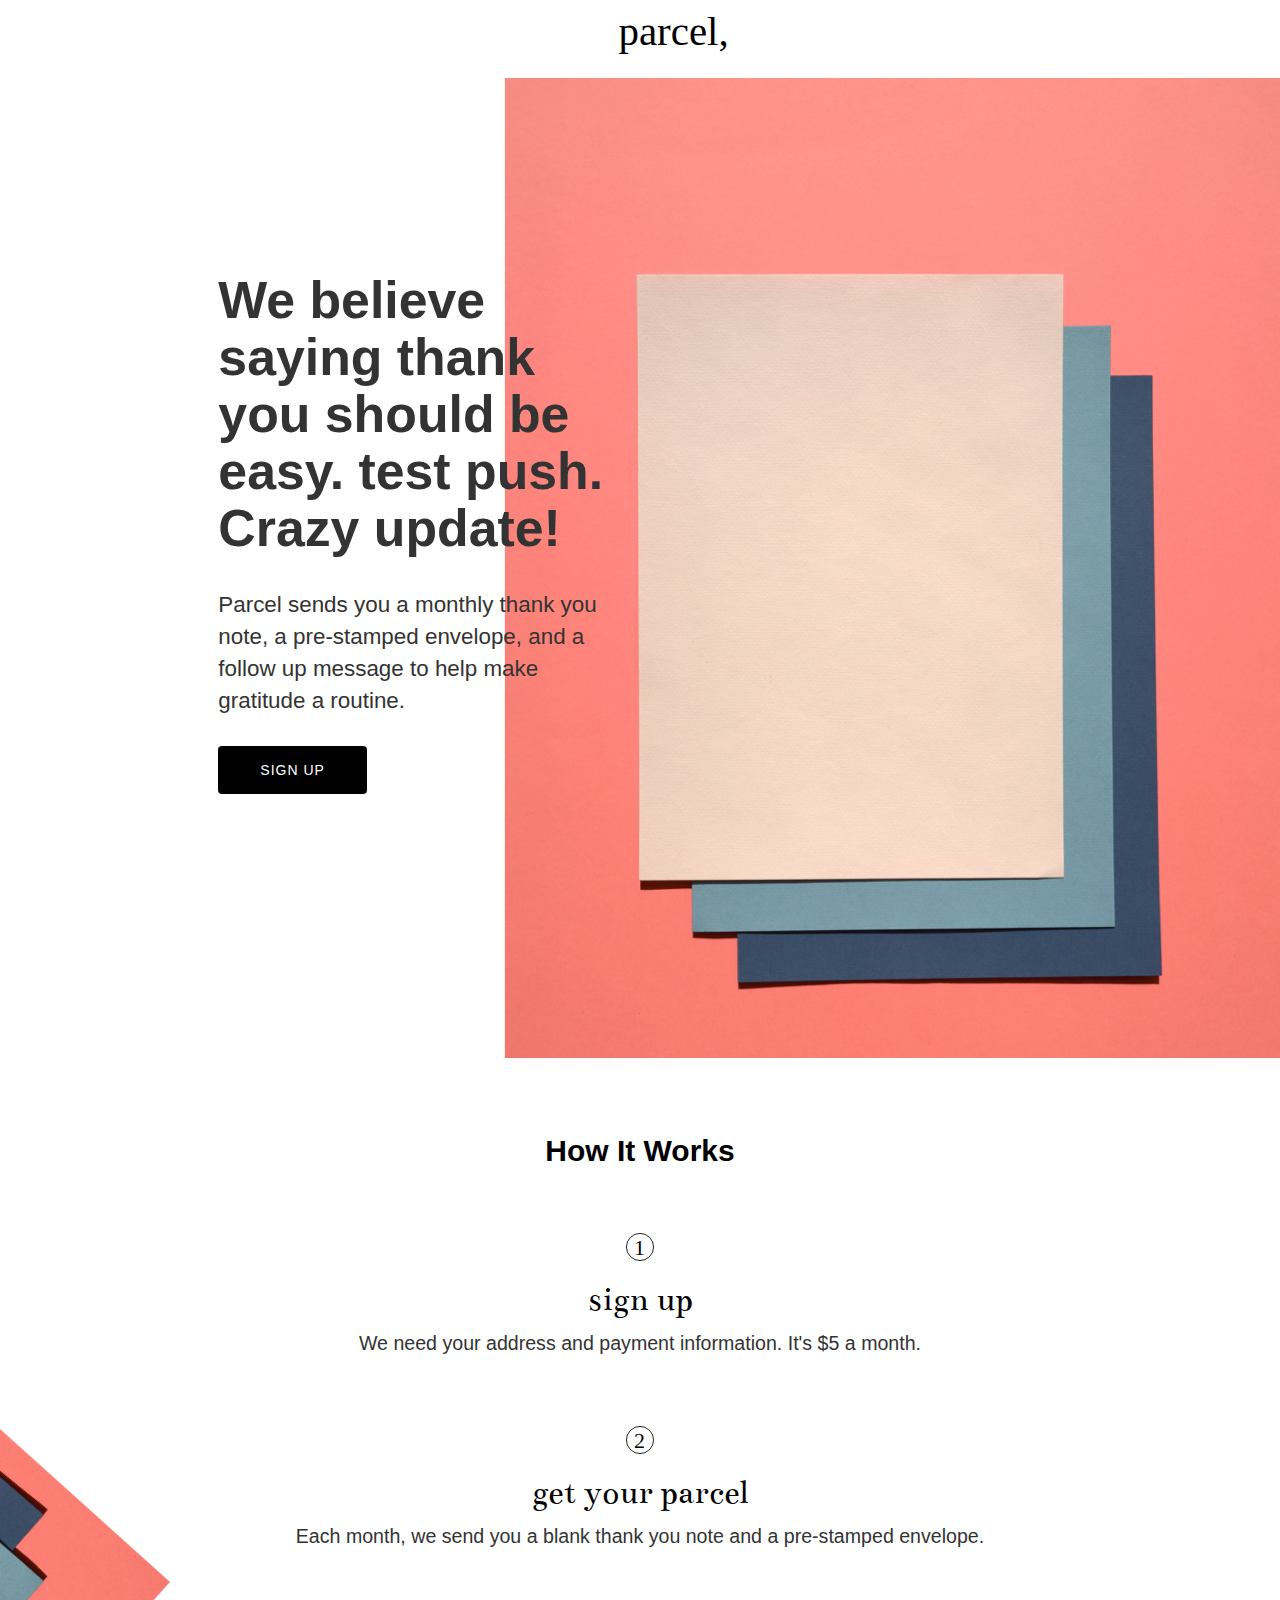
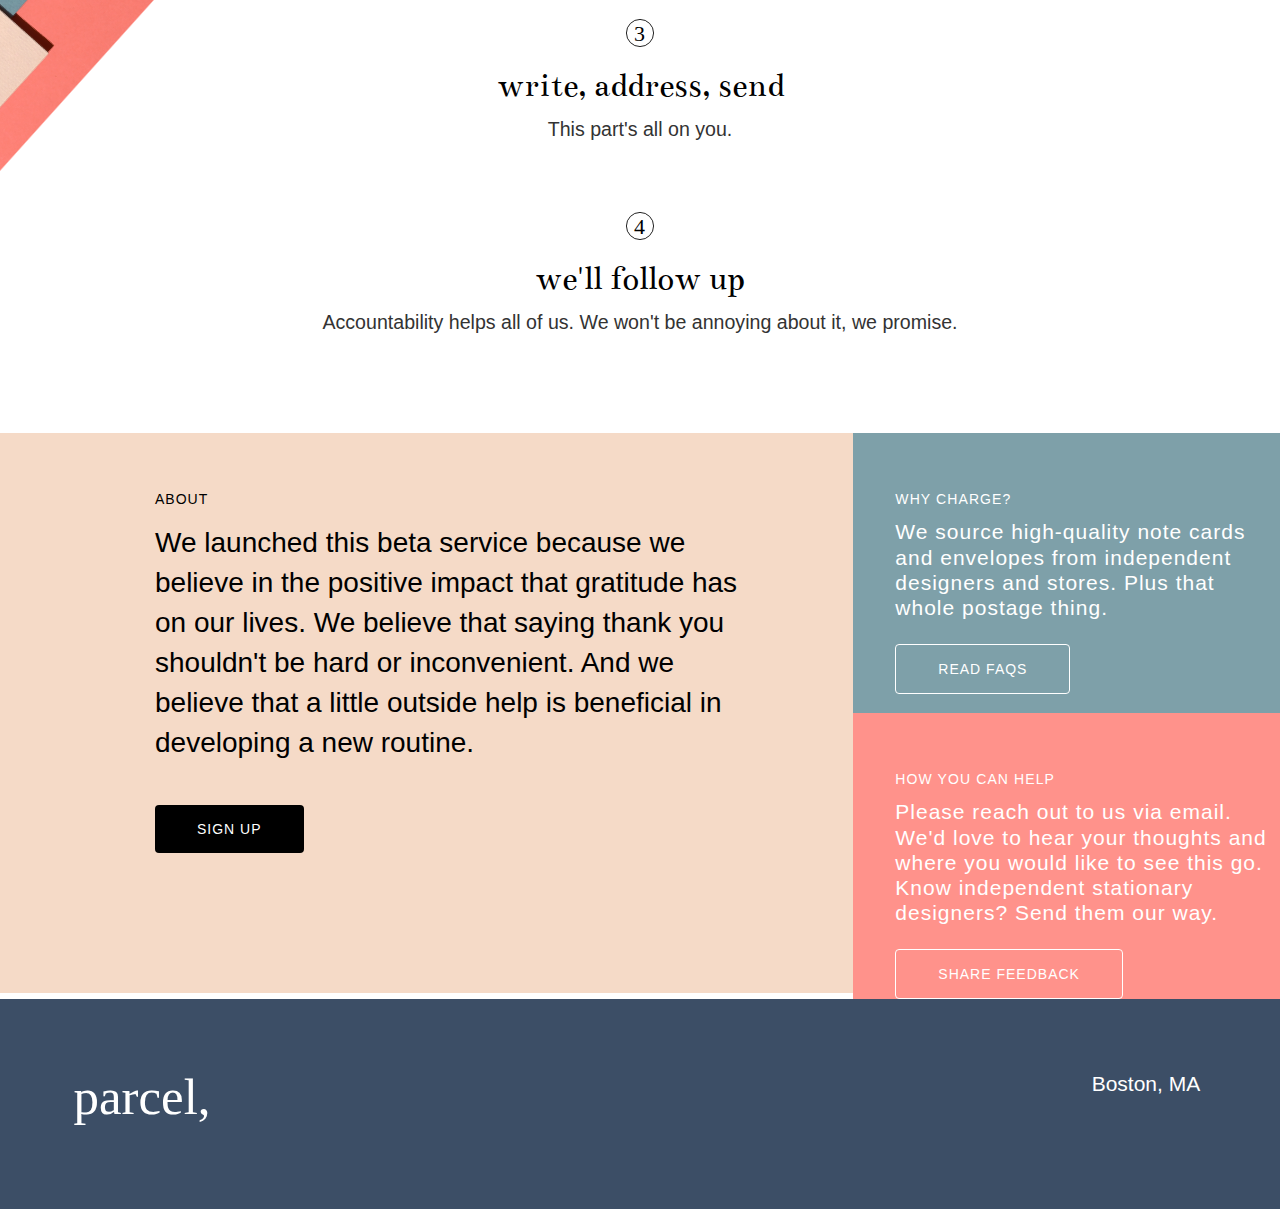
<file: index.html>
<!DOCTYPE html>
<html lang="en">
<head>
  <title>Parcel | Easy Thank You Notes</title>
  <meta charset="utf-8">
  <meta name="viewport" content="width=device-width, initial-scale=1">
  <link rel="stylesheet" href="https://maxcdn.bootstrapcdn.com/bootstrap/3.3.7/css/bootstrap.min.css">
  <link rel="stylesheet" type="text/css" href="custom.css">
  <script src="https://ajax.googleapis.com/ajax/libs/jquery/3.3.1/jquery.min.js"></script>
  <script src="https://maxcdn.bootstrapcdn.com/bootstrap/3.3.7/js/bootstrap.min.js"></script>
  <link href="https://fonts.googleapis.com/css?family=Bentham" rel="stylesheet">
  <link href="https://fonts.googleapis.com/css?family=Lato" rel="stylesheet">
  <link href="https://fonts.googleapis.com/css?family=Raleway" rel="stylesheet">
  <link href="https://fonts.googleapis.com/css?family=Oswald" rel="stylesheet">
  <link rel="shortcut icon" type="image/png" href="/favicon.png"/>



</head>
<body>


<!-- Nav Header -->
    <nav class="navbar navbar-expand-lg navbar-light bg-white container mycontainer">
        <a class="" href="index.html">
            <img alt="parcel logo" src="img/logo-black.svg" class="header-logo">
        </a>
    </nav>
  

<!-- Hero -->

      <div  class="jumbotron hero-background">
        <div class="row">
            <div class="col-md-2"></div>
            <!-- Hero Text -->
          <div class="col-md-4" style="padding-top:9em;">
            <h1>We believe saying thank you should be easy. test push. Crazy update!</h1>
            <p style="padding-top:1em;">Parcel sends you a monthly thank you note, a pre-stamped envelope, and a follow up message to help make gratitude a routine.</p>
            <div style="padding-top:1em;">
              <button type="button" class="btn btn-primary" href="subscribe.html"><a href ="subscribe.html">Sign Up</a></button>
            </div>
        </div>
        </div>
      </div>



        

<!-- How this Works 2 -->

<div class="how-background">

<div class="row text-center row-centered" style="margin: 4em;">
        <h2>How It Works</h2>
    </div>
    
    <!-- First Step  -->
          
        
            <div class="container text-center">
                <img src="img/how_1.svg" alt="..." class="how-steps">
                <div class="caption">
                  <h3>sign up</h3>
                  <p class="how">We need your address and payment information. It's $5 a month.</p>
                </div>
            </div>
    
            <!-- Second Step  -->
        
            <div class="container text-center">
                      <img src="img/how_2.svg" alt="..." class="how-steps">
                      <div class="caption">
                        <h3>get your parcel</h3>
                        <p class="how">Each month, we send you a blank thank you note and a pre-stamped envelope.</p>
                      </div>
                  </div>
    
          <!-- Third Step  -->
        
                <div class="container text-center">
                  <img src="img/how_3.svg" alt="..." class="how-steps">
                  <div>
                    <h3>write, address, send</h3>
                    <p class="how">This part's all on you.</p>
                  </div>
              </div>
    
                <!-- Fourth Step  -->
        
                <div class="container text-center">
                        <img src="img/how_4.svg" alt="..." class="how-steps">
                        <div>
                          <h3>we'll follow up</h3>
                          <p class="how">Accountability helps all of us. We won't be annoying about it, we promise.</p>
                        </div>
                </div>
    
          </div>    
          

</div>

 <!-- Info Squares -->




 <div class="container-fluid" style="padding-top:2em;">
    <div class="row">
          <div class="col-md-8 artist-help info-square">
              
            <div class="about-section">
                <p class="about-header">ABOUT</p>
                <div>
                    <p class="about-description"> We launched this beta service because we believe in the positive impact that gratitude has on our lives. We believe that saying thank you shouldn't be hard or inconvenient. And we believe that a little outside help is beneficial in developing a new routine. </p>
                </div>
                <div style="padding-top:1em;">
                    <button type="button" class="btn btn-primary" href="#"><a href ="subscribe.html">Sign Up</a></button>
                  </div>
            </div>
            
      
          </div>
          <div class="col-md-4">
              <div class="row why-charge"> 
                <p class="tile-header">WHY CHARGE?</p>
                <p class="tile-text">We source high-quality note cards and envelopes from independent designers and stores. Plus that whole postage thing.</p>
                <div>
                    <button type="button" class="btn btn-primary feedback-button"><a href="faq.html">Read FAQs</a></button>
                </div>
              </div>
              <div class="row feedback-tile"> 
                <p class="tile-header">HOW YOU CAN HELP</p>
                <p class="tile-text">Please reach out to us via email. We'd love to hear your thoughts and where you would like to see this go. Know independent stationary designers? Send them our way. </p>
                <div>
                    <button type="button" class="btn btn-primary feedback-button"><a href="mailto:contact@paperventures.com">Share Feedback</a></button>
                </div>
              </div>
          </div>
    </div>
</div>



 <!-- Footer -->

<div class="container-fluid footer" style="padding:5em 0em;">
        <div class="row">
          <div class="col-sm-2">
                <a class="" href="">
                <img alt="parcel logo" src="img/logo-white.svg" class="footer-logo">
             </a>
          </div>
          <div class="col-sm-8 text-center" style="padding-top:1em;">
           
          </div>
          <div class="col-sm-2">
                <p class="footer-text">Boston, MA</p>
          </div>
        </div>
      </div>

</body>
</html>
</file>
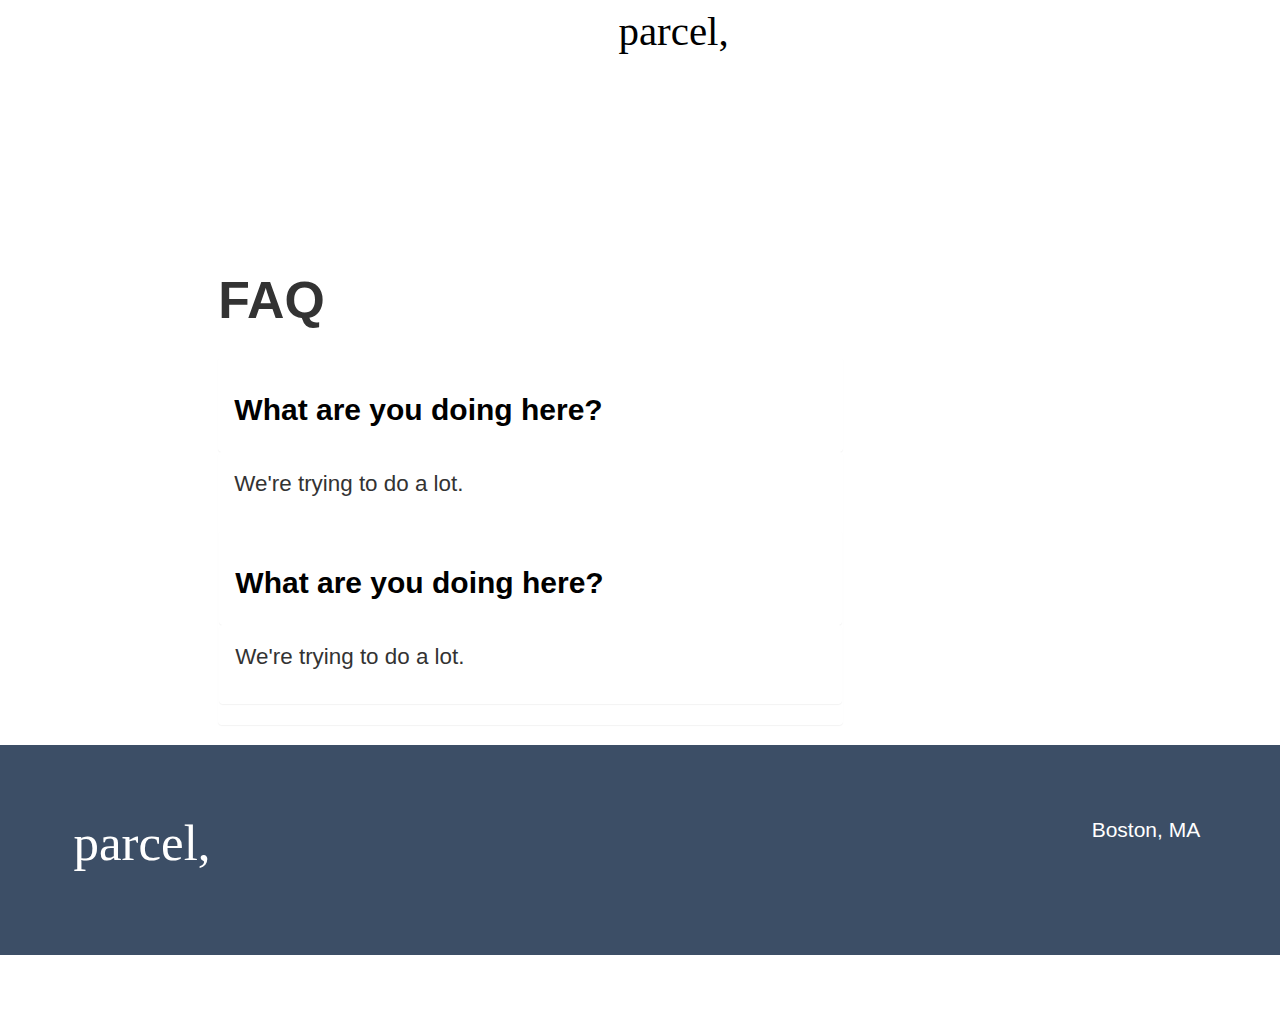
<file: faq.html>
<!DOCTYPE html>
<html lang="en">
<head>
  <title>Parcel | FAQ </title>
  <meta charset="utf-8">
  <meta name="viewport" content="width=device-width, initial-scale=1">
  <link rel="stylesheet" href="https://maxcdn.bootstrapcdn.com/bootstrap/3.3.7/css/bootstrap.min.css">
  <link rel="stylesheet" type="text/css" href="custom.css">
  <script src="https://ajax.googleapis.com/ajax/libs/jquery/3.3.1/jquery.min.js"></script>
  <script src="https://maxcdn.bootstrapcdn.com/bootstrap/3.3.7/js/bootstrap.min.js"></script>
  <link href="https://fonts.googleapis.com/css?family=Bentham" rel="stylesheet">
  <link href="https://fonts.googleapis.com/css?family=Lato" rel="stylesheet">
  <link href="https://fonts.googleapis.com/css?family=Raleway" rel="stylesheet">
  <link href="https://fonts.googleapis.com/css?family=Oswald" rel="stylesheet">



</head>
<body>


<!-- Nav Header -->
<!-- Nav Header -->
<nav class="navbar navbar-expand-lg navbar-light bg-white container mycontainer">
    <a class="" href="index.html">
        <img alt="parcel logo" src="img/logo-black.svg" class="header-logo">
    </a>
</nav>
</nav>

    
    


<!-- Hero -->

      <div  class="jumbotron" style="background:transparent !important;">
        <div class="row">
            <div class="col-md-2"></div>
            <!-- Hero Text -->
          <div class="col-md-6" style="padding-top:9em;">
            <h1>FAQ</h1>
            
<!-- FAQ Content Begin --> 
        <div class="FAQ-overall" style="margin-top:2em;">

         <!-- FAQ 1 Question -->
        <div class="panel" style="margin-bottom:0em;">
                    <div class="panel-body">
                      <h2>What are you doing here?</h2>
                    </div>
        </div>

          <!-- FAQ 1 Answer -->
          <div class="panel" style="margin-top:0em;">
                <div class="panel-body">
                  <p>We're trying to do a lot.</p>
                </div>


        <!-- FAQ 2 Question -->
        <div class="panel" style="margin-bottom:0em;">
                <div class="panel-body">
                  <h2>What are you doing here?</h2>
                </div>
    </div>

      <!-- FAQ 2 Answer -->
      <div class="panel" style="margin-top:0em;">
            <div class="panel-body">
              <p>We're trying to do a lot.</p>
            </div>
    </div>
        </div>
        </div>
        </div>
      </div>

 <!-- Footer -->

<div class="container-fluid footer" style="padding:5em 0em;">
        <div class="row">
          <div class="col-sm-2">
                <a class="" href="">
                <img alt="parcel logo" src="img/logo-white.svg" class="footer-logo">
             </a>
          </div>
          <div class="col-sm-8 text-center" style="padding-top:1em;">
          </div>
          <div class="col-sm-2">
                <p class="footer-text">Boston, MA</p>
          </div>
        </div>
      </div>

</body>
</html>
</file>
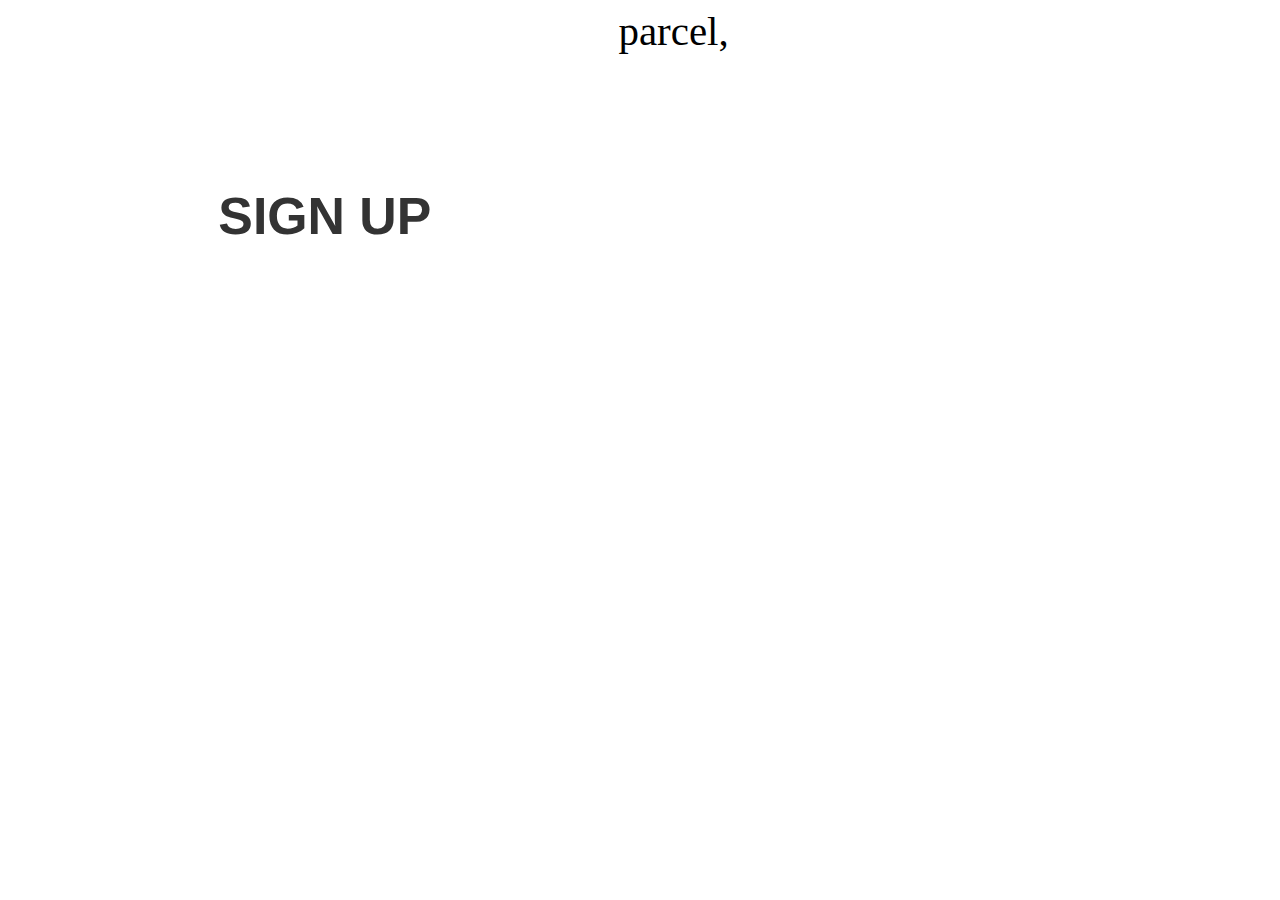
<file: subscribe.html>
<!DOCTYPE html>
<html lang="en">
<head>
  <title>Parcel | Subscribe</title>
  <meta charset="utf-8">
  <meta name="viewport" content="width=device-width, initial-scale=1">
  <link rel="stylesheet" href="https://maxcdn.bootstrapcdn.com/bootstrap/3.3.7/css/bootstrap.min.css">
  <link rel="stylesheet" type="text/css" href="custom.css">
  <script src="https://ajax.googleapis.com/ajax/libs/jquery/3.3.1/jquery.min.js"></script>
  <script src="https://maxcdn.bootstrapcdn.com/bootstrap/3.3.7/js/bootstrap.min.js"></script>
  <link href="https://fonts.googleapis.com/css?family=Bentham" rel="stylesheet">
  <link href="https://fonts.googleapis.com/css?family=Lato" rel="stylesheet">
  <link href="https://fonts.googleapis.com/css?family=Raleway" rel="stylesheet">
  <link href="https://fonts.googleapis.com/css?family=Oswald" rel="stylesheet">



</head>
<body>


<!-- Nav Header -->
<nav class="navbar navbar-expand-lg navbar-light bg-white container mycontainer">
        <a class="" href="index.html">
            <img alt="parcel logo" src="img/logo-black.svg" class="header-logo">
        </a>
    </nav>
    
    


<!-- Hero -->

      <div  class="jumbotron" style="background:transparent !important;">
        <div class="row">
            <div class="col-md-2"></div>
            <!-- Hero Text -->
          <div class="col-md-6" style="padding-top:3em;">
            <h1>SIGN UP</h1>
            
<!-- Sign Up Cognito Forms --> 

<div class="cognito">
        <script src="https://services.cognitoforms.com/s/wxoopOIklE-tydWuZkYcEw"></script>
        <script>Cognito.load("forms", { id: "1" });</script>
        </div>
  


 <!-- Footer -->


</body>
</html>
</file>
<file: custom.css>
/* centered columns styles */
.row-centered {
  text-align:center;
  }
  .col-centered {
  display:inline-block;
  float:none;
  /* reset the text-align */
  text-align:left;
  /* inline-block space fix */
  margin-right:-4px;
  }

  .container {
    text-align:center;
  }

  .fill {
    display: flex;
    justify-content: center;
    align-items: center;
    overflow: hidden
}
.fill img {
    flex-shrink: 0;
    max-width: 100%;
    max-height: 100%
}

.card-img {
  width: 150px;
    height: 10px;
    background-image: url("img/cards.jpg");
    background-size: cover;
    background-repeat: no-repeat;
    background-position: 50% 50%;
}

.hero-background {
  background-image: url(img/cards-white.png); 
  background-size: 100%;
  background-repeat: no-repeat; 
  min-height:70em; 
}

.how-background {
  background-image:url(img/side_triangle.png);
  background-repeat: no-repeat; 
}

h1 {
  font-size: 3.7em !important;
  color:black;
  font-weight: bold;
}

h2 {
  color: black;
  font-weight: bolder;
}

h3 {
  font-family: Bentham, sans-serif;
  font-size: 2.5em;
  color: black;
}

p {
  font-size: 1.6em !important;
  font-family: "Helvetica Neue", Helvetica, Arial, sans-serif !important;
}

p.how {
  font-weight: 300;
  font-size: 1.4em !important;
  margin-bottom: 3.5em;
}

.header-logo {
  max-height:3em;
  margin-left:5em;
  margin-top: 1em;
}

.footer-logo {
  max-height:5em;
  margin-left:5em;
}

.subscribe {
  border:
}

.btn-primary {
  background: black;
  border: 0 none;
  padding: 1em 3em;
  text-transform: uppercase;
  letter-spacing: 1px;
}

.btn-primary:hover, .btn-primary:focus .btn-primary:active {
  background: #7EA0A9;
}

.border {
  border: 1px black;
}

.how-steps {
  max-height: 2em;
}

div {
  border: 0px solid black;
}

.info-square {
min-height: 40em;
text-align: center;
color: white !important;
}

.info-square:hover {
}

.about-section {
  text-align: left;
  margin-left: 10em;
  margin-top: 4em;
  color: black;
}


.about-header {
  font-weight: 200;
  font-size: 1em !important;
  margin-bottom: 1em;
  letter-spacing: 1px;
}

.about-description {
  font-weight: 500;
  font-size: 2em !important;
  margin-bottom: 1em;
  padding-right:3.5em;
}



.artist-help {
  background-color: #f5dac7;
}

.why-charge {
  background-color: #7EA0a9;
  min-height:20em;
}

.feedback-tile {
  background-color: #ff928B;
  min-height:20em;

}

.tile-header {
  color:white;
  font-weight: 200;
  font-size: 1em !important;
  letter-spacing: 1.1px;
  margin-top: 4em;
  margin-left: 3em;
}

.tile-text {
  color:white;
  font-weight: 400;
  font-size: 1.5em !important;
  letter-spacing: 1.0px;
  margin-left: 2.0em;
  line-height:1.2em;
}

.feedback-button {
  margin-left: 3em !important;
  margin-top: 1em;
  background-color: transparent;
  color:white;
  border: 1px solid white;
}

.feedback-button:hover {
  margin-left: 3em !important;
  margin-top: 1em;
  background-color: white;
  color:#ff928B;
  border: 1px solid white;
}

.footer {
  background: #3c4e66;
  min-height: 4em;
}

.footer-text {
  color:white !important;
  font-size: 1.5em !important;
  font-weight: lighter !important;
}

a {
  color:white;
}
</file>
